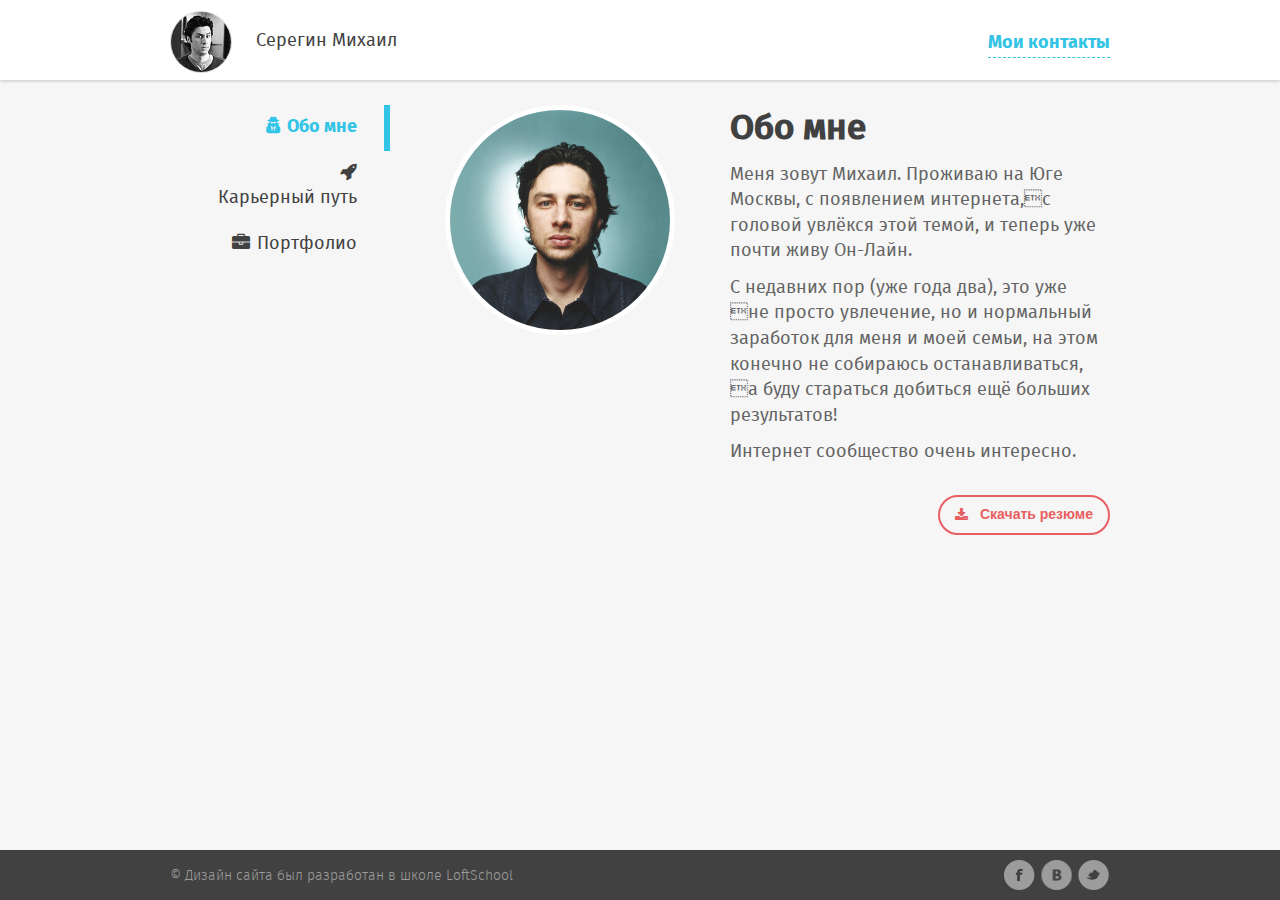
<file: index.html>
<!DOCTYPE html>
<html lang="ru-RU">
<head>
    <!--meta-->
    <meta charset="UTF-8">
    <meta http-equiv="x-ua-compatible" content="ie=edge">
    <meta name="viewport" content="width=1000">

    <!--title-->
    <title>Обо мне</title>

    <!--stylesheet-->
    <link rel="stylesheet" href="css/layout/normalize.css">
    <link rel="stylesheet" href="css/layout/font-awesome.css">
    <link rel="stylesheet" href="css/layout/fonts.css">
    <link rel="stylesheet" href="css/layout/adjustment.css">
    <link rel="stylesheet" href="css/layout/common-blocks.css">
    <link rel="stylesheet" href="css/section/header.css">
    <link rel="stylesheet" href="css/section/sidebar.css">
    <link rel="stylesheet" href="css/section/about.css">
    <link rel="stylesheet" href="css/section/footer.css">

    <link rel="stylesheet" href="">

    <!--Для старых IE-->
    <!--[if lt IE 9]>
    <p class="chromeframe">Похоже, что ты используешь
        устаревший браузер, друг. Пожалуйста, <a href="http://
browsehappy.com/">скачай новый браузер абсолютно
            бесплатно</a> или <a href="http://www.google.com/
chromeframe/?redirect=true">активируй Google Chrome Frame<a></p>
    <![endif]-->
</head>


<body>
<div class="wrapper">


    <!--header-->
    <header class="header">
        <div class="container clearfix">
            <div class="header__left">
                <div class="user header__user">
                    <div class="user__img">
                        <img width="60" height="60" class="avatar-min" src="img/content/avatar-min.jpg"
                             alt="моя аватарка">
                    </div>
                    <div class="user__title">
                        Серегин Михаил
                    </div>
                </div>
            </div>
            <div class="header__right">
                <div class="contacts header__contacts">
                    <a href="#" class="contacts__link">Мои контакты</a>
                </div>
            </div>
        </div>
    </header>


    <!--main content-->
    <section class="content">
        <div class="container clearfix">


            <!--sidebar-->
            <aside class="sidebar content__sidebar">
                <nav class="menu">
                    <ul class="menu__items">
                        <li class="menu__item">
                            <a class="menu__link menu__link_active" href="index.html">
                                <i class="menu__icon fa fa-user-secret nav__link-icon"></i>
                                <span class="menu__title">Обо мне</span>
                            </a>
                        </li>
                        <li class="menu__item">
                            <a class="menu__link" href="career.html">
                                <i class="menu__icon fa fa-rocket nav__link-icon"></i>
                                <span class="menu__title">Карьерный путь</span>
                            </a>
                        </li>
                        <li class="menu__item">
                            <a class="menu__link" href="#">
                                <i class="menu__icon fa fa-briefcase nav__link-icon"></i>
                                <span class="menu__title">Портфолио</span>
                            </a>
                        </li>
                    </ul>
                </nav>
            </aside>


            <!--about-->
            <main class="page-content content__page-content">
                <div class="about">


                    <!--img-->
                    <div class="about__left">
                        <div class="about__img">
                            <img class="avatar-max" src="img/content/avatar-max.jpg" width="220" height="220" alt="Мое фото">
                        </div>
                    </div>

                    <!--description-->
                    <div class="about__right">
                        <h1 class="title about__title">Обо мне</h1>
                        <div class="desription about__description">
                            <p>Меня зовут Михаил. Проживаю на Юге Москвы, с появлением
                                интернета,с головой увлёкся этой темой, и теперь уже
                                почти живу Он-Лайн.</p>
                            <p>С недавних пор (уже года два), это уже не просто
                                увлечение, но и нормальный заработок для меня и моей
                                семьи, на этом конечно не собираюсь останавливаться, а
                                буду стараться добиться ещё больших результатов!</p>
                            <p>Интернет сообщество очень интересно.</p>
                            <p>Меня зовут Михаил. Проживаю на Юге Москвы, с появлением
                                интернета,с головой увлёкся этой темой, и теперь уже
                                почти живу Он-Лайн.</p>
                            <p>С недавних пор (уже года два), это уже не просто
                                увлечение, но и нормальный заработок для меня и моей
                                семьи, на этом конечно не собираюсь останавливаться, а
                                буду стараться добиться ещё больших результатов!</p>
                            <p>Интернет сообщество очень интересно.</p>
                        </div>


                        <!--button-->
                        <div class="button about__button">
                            <a href="#" download class="button__link about-button__link">
                                <i class="button__icon fa fa-download about__download-link-icon"></i>
                                <span class="button__title">Скачать резюме</span>
                            </a>
                        </div>
                    </div>
                </div>
            </main>
        </div>
    </section>
</div>


<!--footer-->
<footer class="footer">
    <div class="container clearfix">

        <!--copyright-->
        <div class="footer__left">
            <div class="footer__copyright">
                &copy; Дизайн сайта был разработан в школе LoftSchool
            </div>
        </div>


        <!--socials-->
        <div class="footer__right">
            <div class="socials">
                <ul class="socials__items">
                    <li class="socials__item ">
                        <a href="https://www.facebook.com/seregin.mikle"
                           class="socials__link socials__link_facebook" target="_blank"></a>
                    </li>
                    <li class="socials__item">
                        <a href="https://vk.com/id110042131"
                           class="socials__link socials__link_vk" target="_blank"></a>
                    </li>
                    <li class="socials__item">
                        <a href="https://twitter.com/SereginMikhail"
                           class="socials__link socials_link_twitter" target="_blank"></a>
                    </li>
                </ul>
            </div>
        </div>
    </div>
</footer>

</body>
</html>
</file>
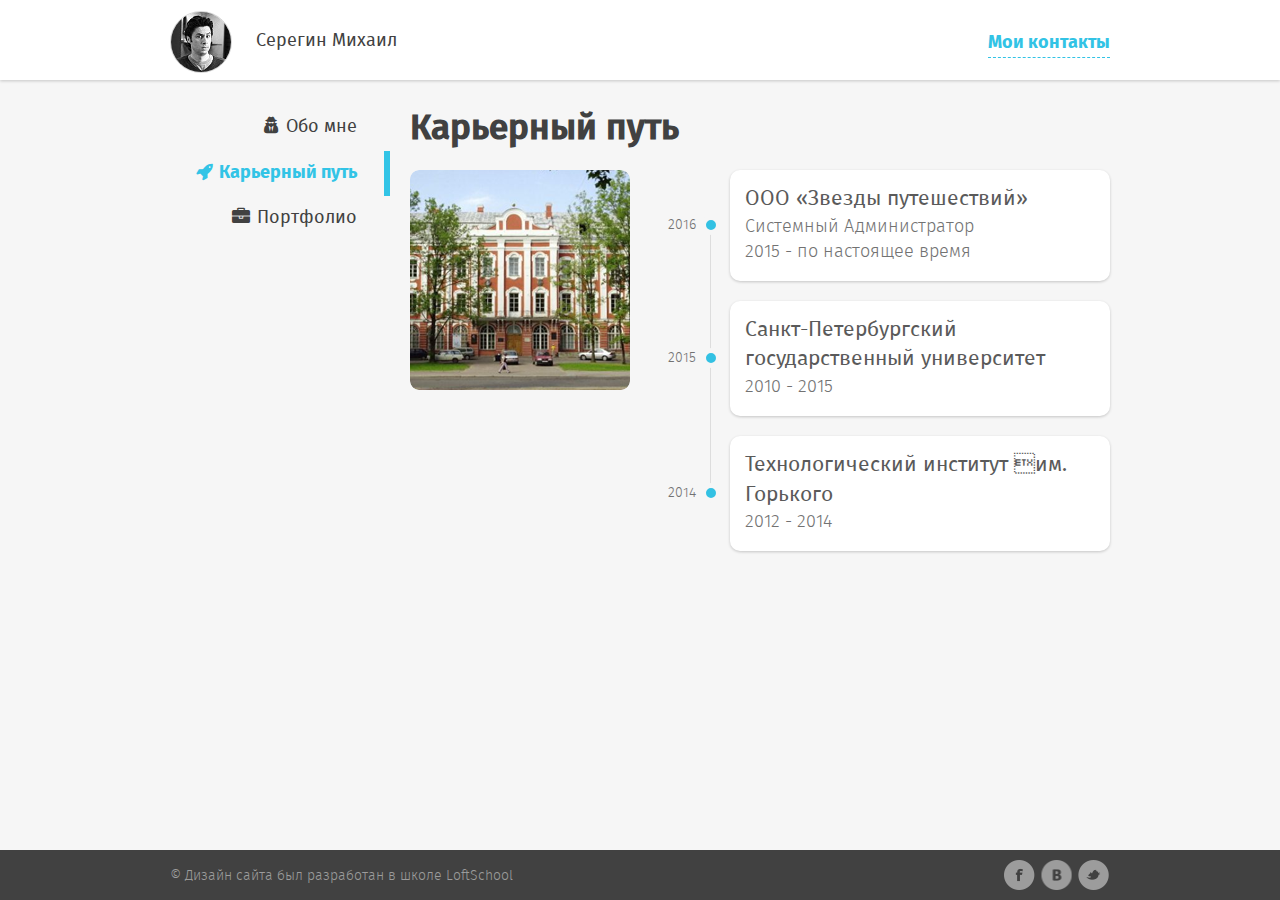
<file: career.html>
<!DOCTYPE html>
<html lang="ru-RU">
<head>
    <!--meta-->
    <meta charset="UTF-8">
    <meta http-equiv="x-ua-compatible" content="ie=edge">
    <meta name="viewport" content="width=1000">

    <!--title-->
    <title>Карьера</title>

    <!--stylesheet-->
    <link rel="stylesheet" href="css/layout/normalize.css">
    <link rel="stylesheet" href="css/layout/font-awesome.css">
    <link rel="stylesheet" href="css/layout/fonts.css">
    <link rel="stylesheet" href="css/layout/adjustment.css">
    <link rel="stylesheet" href="css/layout/common-blocks.css">
    <link rel="stylesheet" href="css/section/header.css">
    <link rel="stylesheet" href="css/section/sidebar.css">
    <link rel="stylesheet" href="css/section/career.css">
    <link rel="stylesheet" href="css/section/footer.css">

    <!--Для старых IE-->
    <!--[if lt IE 9]>
    <p class="chromeframe">Похоже, что ты используешь
        устаревший браузер, друг. Пожалуйста, <a href="http://
browsehappy.com/">скачай новый браузер абсолютно
            бесплатно</a> или <a href="http://www.google.com/
chromeframe/?redirect=true">активируй Google Chrome Frame<a></p>
    <![endif]-->
</head>


<body>
<div class="wrapper">


    <!--header-->
    <header class="header">
        <div class="container clearfix">
            <div class="header__left">
                <div class="user header__user">
                    <div class="user__img">
                        <img width="63" height="63" class="avatar-min" src="img/content/avatar-min.jpg"
                             alt="моя аватарка">
                    </div>
                    <div class="user__title">
                        Серегин Михаил
                    </div>
                </div>
            </div>
            <div class="header__right">
                <div class="contacts header__contacts">
                    <a href="#" class="contacts__link">Мои контакты</a>
                </div>
            </div>
        </div>
    </header>


    <!--main content-->
    <section class="content">
        <div class="container clearfix">


            <!--sidebar-->
            <aside class="sidebar content__sidebar">
                <nav class="menu">
                    <ul class="menu__items">
                        <li class="menu__item">
                            <a class="menu__link" href="index.html">
                                <i class="menu__icon fa fa-user-secret nav__link-icon"></i>
                                <span class="menu__title">Обо мне</span>
                            </a>
                        </li>
                        <li class="menu__item">
                            <a class="menu__link menu__link_active" href="career.html">
                                <i class="menu__icon fa fa-rocket nav__link-icon"></i>
                                <span class="menu__title">Карьерный путь</span>
                            </a>
                        </li>
                        <li class="menu__item">
                            <a class="menu__link" href="#">
                                <i class="menu__icon fa fa-briefcase nav__link-icon"></i>
                                <span class="menu__title">Портфолио</span>
                            </a>
                        </li>
                    </ul>
                </nav>
            </aside>


            <!--about-->
            <main class="page-content content__page-content">
                <div class="career">


                    <!--career-top-->
                    <div class="career__top">
                        <h1 class="title career__title">Карьерный путь</h1>
                    </div>

                    <!--img-->
                    <div class="career__left">
                        <div class="career__img">
                            <img class="career-foto" src="img/content/career-foto.png" width="220" height="220" alt="фото">
                        </div>
                    </div>

                    <!--description-->
                    <div class="career__right">
                        <ul class="career__list">
                            <li class="career__item">
                                <div class="career__block">
                                    <div class="career__job">ООО «Звезды путешествий»</div>
                                    <div class="career__profession">Системный Администратор</div>
                                    <div class="career__period">2015 - по настоящее время</div>
                                    <div class="career__date">2016</div>
                                </div>
                            </li>
                            <li class="career__item">
                                <div class="career__block">
                                    <div class="career__job">Санкт-Петербургский государственный университет</div>
                                    <div class="career__profession"></div>
                                    <div class="career__period">2010 - 2015</div>
                                    <div class="career__date">2015</div>
                                </div>
                            </li>
                            <li class="career__item">
                                <div class="career__block">
                                    <div class="career__job">Технологический институт им. Горького</div>
                                    <div class="career__profession"></div>
                                    <div class="career__period">2012 - 2014</div>
                                    <div class="career__date">2014</div>
                                </div>
                            </li>
                        </ul>
                    </div>
                </div>
            </main>
        </div>
    </section>
</div>


<!--footer-->
<footer class="footer">
    <div class="container clearfix">

        <!--copyright-->
        <div class="footer__left">
            <div class="footer__copyright">
                &copy; Дизайн сайта был разработан в школе LoftSchool
            </div>
        </div>


        <!--socials-->
        <div class="footer__right">
            <div class="socials">
                <ul class="socials__items">
                    <li class="socials__item ">
                        <a href="https://www.facebook.com/seregin.mikle"
                           class="socials__link socials__link_facebook" target="_blank"></a>
                    </li>
                    <li class="socials__item">
                        <a href="https://vk.com/id110042131"
                           class="socials__link socials__link_vk" target="_blank"></a>
                    </li>
                    <li class="socials__item">
                        <a href="https://twitter.com/SereginMikhail"
                           class="socials__link socials_link_twitter" target="_blank"></a>
                    </li>
                </ul>
            </div>
        </div>
    </div>
</footer>

</body>
</html>
</file>
<file: css/layout/fonts.css>
/* Generated by Font Squirrel (https://www.fontsquirrel.com) on February 16, 2017 */



@font-face {
    font-family: 'fira_sansbold';
    src: url('../../fonts/firasans-bold-webfont.eot');
    src: url('../../fonts/firasans-bold-webfont.eot?#iefix') format('embedded-opentype'),
         url('../../fonts/firasans-bold-webfont.woff2') format('woff2'),
         url('../../fonts/firasans-bold-webfont.woff') format('woff'),
         url('../../fonts/firasans-bold-webfont.ttf') format('truetype'),
         url('../../fonts/firasans-bold-webfont.svg#fira_sansbold') format('svg');
    font-weight: normal;
    font-style: normal;

}




@font-face {
    font-family: 'fira_sanslight';
    src: url('../../fonts/firasans-light-webfont.eot');
    src: url('../../fonts/firasans-light-webfont.eot?#iefix') format('embedded-opentype'),
         url('../../fonts/firasans-light-webfont.woff2') format('woff2'),
         url('../../fonts/firasans-light-webfont.woff') format('woff'),
         url('../../fonts/firasans-light-webfont.ttf') format('truetype'),
         url('../../fonts/firasans-light-webfont.svg#fira_sanslight') format('svg');
    font-weight: normal;
    font-style: normal;

}




@font-face {
    font-family: 'fira_sansmedium';
    src: url('../../fonts/firasans-medium-webfont.eot');
    src: url('../../fonts/firasans-medium-webfont.eot?#iefix') format('embedded-opentype'),
         url('../../fonts/firasans-medium-webfont.woff2') format('woff2'),
         url('../../fonts/firasans-medium-webfont.woff') format('woff'),
         url('../../fonts/firasans-medium-webfont.ttf') format('truetype'),
         url('../../fonts/firasans-medium-webfont.svg#fira_sansmedium') format('svg');
    font-weight: normal;
    font-style: normal;

}




@font-face {
    font-family: 'fira_sansregular';
    src: url('../../fonts/firasans-regular-webfont.eot');
    src: url('../../fonts/firasans-regular-webfont.eot?#iefix') format('embedded-opentype'),
         url('../../fonts/firasans-regular-webfont.woff2') format('woff2'),
         url('../../fonts/firasans-regular-webfont.woff') format('woff'),
         url('../../fonts/firasans-regular-webfont.ttf') format('truetype'),
         url('../../fonts/firasans-regular-webfont.svg#fira_sansregular') format('svg');
    font-weight: normal;
    font-style: normal;

}

@font-face {
    font-family: 'FontAwesome';
    src: url('../../fonts/fontawesome-webfont.woff?v=4.7.0') format('woff'),
    url('../../fonts/fontawesome-webfont.svg?v=4.7.0#fontawesomeregular') format('svg');
    font-weight: normal;
    font-style: normal;
}
</file>
<file: css/layout/adjustment.css>
/*----------------------------------------*\
    #SECTION-ADJUSTMENT
\*----------------------------------------*/

/*Global css properties*/

* {
    box-sizing: border-box;
}

body, html {
    width: 100%;
    height: 100%;
    font-family: 'fira_sansregular', 'Arial', sans-serif;
    font-size: 18px;
    line-height: 1.42;
    -webkit-font-smoothing: antialiased;
    background: #f6f6f6;
    color: #414141;
}

.wrapper {
    position: relative;
    min-width: 960px;
    min-height: 100%;
    overflow: hidden;

}

.wrapper:after {
    content: "";
    display: block;
    height: 50px;
}

.container {
    max-width: 940px;
    margin: 0 auto;
}

ul {
    margin: 0;
    padding: 0;
}

li {
    list-style: none;
}

footer {
    height: 50px;
    margin-top: -50px;
    background: #414141;
    min-width: 960px;
}

h1,
h2,
h3,
h4,
h5,
h6,
p {
    margin: 0;
}

a {
    text-decoration: none;
    color: #414141;
}

.clearfix:after, .clearfix:before {
    content: "";
    display: block;
}

.clearfix:after {
    clear: both;
}

.content {
    padding-bottom: 50px;
}
</file>
<file: css/layout/common-blocks.css>
/*----------------------------------------*\
    #SECTIO COMMON-BLOCKS
\*----------------------------------------*/

.title {
    font-size: 35px;
    font-family:"fira_sansmedium","Helvetica",sans-serif;
}


.button {
    /*width: 171px;*/
    /*height: 40px;*/
    text-align: center;
    font-family:"Open Sans", "Helvetica", sans-serif;
    font-weight: bold;
    font-size: 14px;
}

.button__link {
    display: block;
    height: 100%;
    width: 100%;
    padding: 8px 15px;
    border: 2px solid #414141;
    -webkit-border-radius: 30px;
    -moz-border-radius: 30px;
    border-radius: 30px;
}

.button__icon,
.button__title {
    display: inline-block;
    vertical-align: middle;
}

.button__title {
    margin-left: 8px;
}
</file>
<file: css/section/header.css>
/*----------------------------------------*\
    #SECTION-HEADER
\*----------------------------------------*/

header {
    height: 80px;
    background: #ffffff;
    box-shadow: 0 1px 3px 0 rgba(0, 0, 0, 0.2);
    margin-bottom: 25px;
}

.header__left, .header__right {
    width: 50%;
    float: left;
}

/*user*/
.header__user {
    margin-top: 11px;
}

.user__img {
    width: 62px;
    height: 62px;
    -webkit-border-radius: 50%;
    -moz-border-radius: 50%;
    border-radius: 50%;
    border: 1px solid #d7d7d7;
    display: inline-block;
    vertical-align: middle;
    margin-right: 19px;
    overflow: hidden;
}

.avatar-min {
    display: block;
    max-width: 100%;
    max-height: 100%;
}

.user__title {
    display: inline-block;
    vertical-align: middle;
    font-size: 18px;
    max-width: 235px;
}

/*contacts*/
.contacts {
    text-align: right;
}

.header__contacts {
    margin-top: 31px;
}

.contacts__link {
    display: inline-block;
    height: 100%;
    text-decoration: none;
    font-size: 18px;
    font-family: "fira_sansbold", "Helvetica", sans-serif;
    color: #32c3e5;
    border-bottom: 1px dashed #32c3e5;
}

.contacts__link:hover {
    color: rgb(232, 95, 97);
    border-bottom: 1px dashed rgb(232, 95, 97);
}
</file>
<file: css/section/sidebar.css>
/*----------------------------------------*\
    #SECTION SIDEBAR
\*----------------------------------------*/

.sidebar {
    width: 220px;
}

.content__sidebar {
    float: left;
    margin-right: 20px;
}

.menu__link {
    display: block;
    font-size: 18px;
    text-align: right;
    padding: 10px 25px 10px;
    border-right: 6px solid #f6f6f6;
}

.menu__link_active {
    color: #32c4e6;
    border-right: 6px solid #32c4e6;
    font-family: "fira_sansbold";
}

.menu__link:hover {
    color: #32c4e6;
}

.menu__icon, .menu__title  {
    display: inline-block;
    margin-right: 2px;
}
</file>
<file: css/section/about.css>
/*----------------------------------------*\
    #SECTION-ABOUT
\*----------------------------------------*/

.page-content {
    width: 700px;
    font-size: 0;
}

.content__page-content {
    float: left;
}

.about__left, .about__right {
    display: inline-block;
    vertical-align: top;
}

/*img*/
.about__left {
    width: 300px;
    margin-right: 20px;
}

.about__img {
    width: 230px;
    height: 230px;
    -webkit-border-radius: 50%;
    -moz-border-radius: 50%;
    border-radius: 50%;
    border: 5px solid rgb(255, 255, 255);
    overflow: hidden;
    margin: 0 auto;
}

.avatar-max {
    display: block;
    max-width: 100%;
    max-height: 100%;
}

/*description*/
.about__right {
    width: 380px;
}

.about__title {
    margin-bottom: 8px;
}

.desription {
    color: #646464;
    font-size: 18px;
    height: 300px;
    overflow: auto;
}

.about__description {
    margin-bottom: 32px;
}

.desription p {
    margin-bottom: 11px;
}

/*button*/
.about__button {
    float: right;
}

.about-button__link {
    border-color: #e85f61;
    color: #e85f61;
}

.about-button__link:hover {
    background-color: #e85f61;
    color: #ffffff;
}
</file>
<file: css/section/footer.css>
/*----------------------------------------*\
    #SECTION-FOOTER
\*----------------------------------------*/

.footer__left,
.footer__right {
    position: relative;
}

/*copyright*/
.footer__copyright {
    font-family:"fira_sanslight";
    font-size: 14px;
    color: #9c9c9c;
    position: absolute;
    top: 17px;
}

/*socials*/
.socials__items {
    position: absolute;
    top: 10px;
    right: 0;
}

.socials__item {
    display: inline-block;
    margin-right: 1px;
}

.socials__link {
    display: block;
    width: 31px;
    height: 30px;
}

.socials__link_facebook {
    background: url("../../img/icons/facebook.png") center center no-repeat;
}

.socials__link_vk {
    background: url("../../img/icons/vk.png") center center no-repeat;
}

.socials_link_twitter {
    background: url("../../img/icons/twitter.png") center center no-repeat;
}

.socials__link_facebook:hover {
    background: url("../../img/icons/facebook-hover.png") center center no-repeat;
}

.socials__link_vk:hover {
    background: url("../../img/icons/vk-hover.png") center center no-repeat;
}

.socials_link_twitter:hover {
    background: url("../../img/icons/twitter-hover.png") center center no-repeat;
}
</file>
<file: css/section/career.css>
/*----------------------------------------*\
    #SECTION CAREER
\*----------------------------------------*/

.page-content {
    width: 700px;
    font-size: 0;
}

.content__page-content {
    float: left;
}

.career__left, .career__right {
    display: inline-block;
    vertical-align: top;
}

/*img*/
.career__left {
    /*width: 300px;*/
    margin-right: 40px;
}

/*career*/
.career__title {
    margin-bottom: 15px;
}

.career__img {
    width: 220px;
    height: 220px;
    -webkit-border-radius: 9px;
    -moz-border-radius: 9px;
    border-radius: 9px;
    overflow: hidden;
}

.career-foto {
    display: block;
    max-width: 100%;
    /*max-height: 100%;*/
}

/*description*/
.career__right {
    width: 440px;
}


.career__item {
    text-align: right;
    position: relative;
    padding-left: 60px;
}

.career__item:hover .career__block {
    background: #33c1e3;
}

.career__item:hover * {
    color: #ffffff;
}

.career__item:hover .career__date {
    color: #33c1e3;
    font-weight: bold;
}

.career__item:hover .career__date:after {
    border-color: #94e0f2;
}

.career__item:first-child .career__block:before,
.career__item:last-child .career__block:after {
    display: none;
}

.career__block {
    width: 380px;
    display: inline-block;
    border-radius: 10px;
    background-color: rgb(255, 255, 255);
    box-shadow: 0 1px 3px 0 rgba(0, 0, 0, 0.2);
    padding: 15px;
    margin-bottom: 20px;
    position: relative;
    text-align: left;

}

.career__block:after,
.career__block:before {
    content: "";
    display: block;
    position: absolute;
    width: 1px;
    background: #dddddd;
    left: -20px;
}

.career__block:before {
    top: 0;
    bottom: 50%;
}

.career__block:after {
    bottom: -22px;
    top: 50%;
}


.career__job {
    font-size: 21px;
    font-family: "fira_sansregular", "Helvetica", sans-serif;
    color: #5a5a5a;
}

.career__profession,
.career__period,
.career__date {
    font-size: 18px;
    color: #727272;
    font-family: "fira_sanslight", "Helvetica", sans-serif;
}


.career__date {
    font-size: 14px;
    position: absolute;
    top: 50%;
    right: 100%;
    line-height: 28px;
    margin-top: -14px;
    margin-right: 34px
}

.career__date:after {
    content: "";
    display: block;
    width: 10px;
    height: 10px;
    background-color: #33c1e3;
    border-radius: 50%;
    border: 5px solid #f6f6f6;
    margin-top: -10px;
    position: absolute;
    right: -25px;
    top: 50%;
    z-index: 2;
}
</file>
